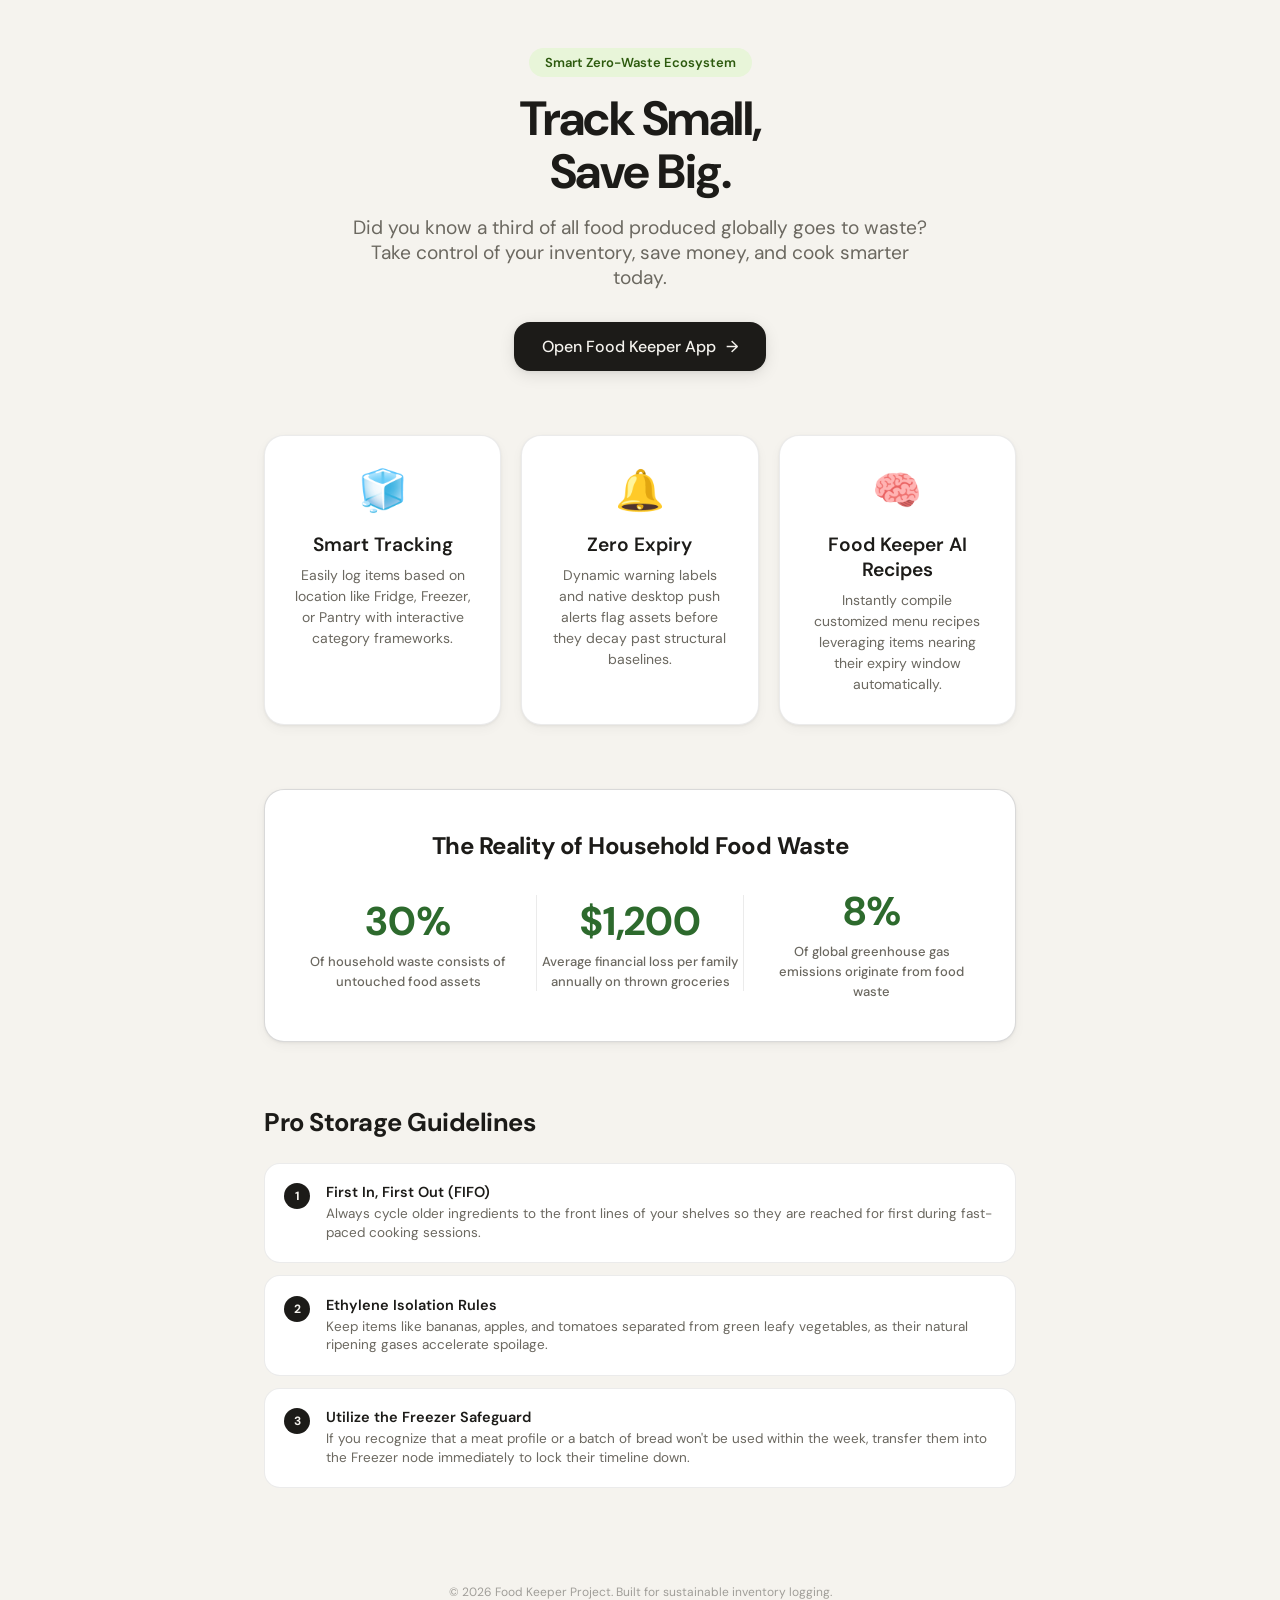
<file: front.html>
<!DOCTYPE html>
<html lang="en">
<head>
  <meta charset="UTF-8" />
  <meta name="viewport" content="width=device-width, initial-scale=1.0" />
  <title>Food Keeper — Reduce Food Waste</title>
  
  <!-- Typography & Global Style Link -->
  <link rel="preconnect" href="https://fonts.googleapis.com">
  <link href="https://fonts.googleapis.com/css2?family=DM+Sans:wght@300;400;500;600;700&display=swap" rel="stylesheet">
  <link rel="icon" type="image/svg+xml" href="data:image/svg+xml,%3Csvg%20xmlns%3D%27http%3A%2F%2Fwww.w3.org%2F2000%2Fsvg%27%20viewBox%3D%270%200%20100%20100%27%3E%3Ctext%20y%3D%27.9em%27%20font-size%3D%2790%27%3E%F0%9F%8C%BF%3C%2Ftext%3E%3C%2Fsvg%3E">
  <link rel="stylesheet" href="style.css">
  
  <style>
    /* Dedicated Landing Page Overrides to keep things looking slick */
    .landing-wrapper {
      max-width: 800px;
      margin: 0 auto;
      padding: 3rem 1.5rem;
    }

    .hero-section {
      text-align: center;
      margin-bottom: 4rem;
    }

    .hero-badge {
      background: var(--accent-light);
      color: var(--green-text);
      padding: 6px 16px;
      border-radius: 30px;
      font-size: 13px;
      font-weight: 600;
      display: inline-block;
      margin-bottom: 1rem;
    }

    .hero-section h1 {
      font-size: 3rem;
      font-weight: 700;
      letter-spacing: -1.5px;
      line-height: 1.1;
      margin-bottom: 1rem;
    }

    .hero-section p {
      color: var(--text2);
      font-size: 1.2rem;
      max-width: 580px;
      margin: 0 auto 2rem auto;
    }

    .cta-btn-lg {
      display: inline-flex;
      align-items: center;
      gap: 10px;
      background: var(--text);
      color: var(--bg);
      text-decoration: none;
      padding: 14px 28px;
      border-radius: var(--radius-lg);
      font-weight: 500;
      font-size: 16px;
      box-shadow: var(--shadow-md);
      transition: transform 0.2s, opacity 0.15s;
    }

    .cta-btn-lg:hover {
      transform: translateY(-2px);
      opacity: 0.9;
    }

    /* Infographic Grid Layouts */
    .info-grid {
      display: grid;
      grid-template-columns: repeat(3, 1fr);
      gap: 20px;
      margin-bottom: 4rem;
    }

    @media (max-width: 768px) {
      .info-grid { grid-template-columns: 1fr; }
      .hero-section h1 { font-size: 2.2rem; }
    }

    .info-card {
      background: var(--surface);
      border: 1px solid var(--border);
      border-radius: var(--radius-xl);
      padding: 1.8rem;
      box-shadow: var(--shadow);
      text-align: center;
    }

    .info-card .icon {
      font-size: 2.5rem;
      margin-bottom: 1rem;
      display: block;
    }

    .info-card h3 {
      font-size: 1.2rem;
      margin-bottom: 0.5rem;
      font-weight: 600;
    }

    .info-card p {
      font-size: 14px;
      color: var(--text2);
      line-height: 1.5;
    }

    /* Statistics Showcase Section */
    .stats-banner {
      background: var(--surface);
      border: 1px solid var(--border2);
      border-radius: var(--radius-xl);
      padding: 2.5rem;
      margin-bottom: 4rem;
      box-shadow: var(--shadow);
    }

    .stats-banner h2 {
      font-size: 1.5rem;
      margin-bottom: 1.5rem;
      text-align: center;
      letter-spacing: -0.5px;
    }

    .stat-row {
      display: flex;
      justify-content: space-around;
      align-items: center;
      flex-wrap: wrap;
      gap: 24px;
    }

    .stat-box {
      text-align: center;
      flex: 1;
      min-width: 140px;
    }

    .stat-box .num {
      font-size: 2.5rem;
      font-weight: 700;
      color: var(--accent);
      display: block;
      margin-bottom: 4px;
    }

    .stat-box .label {
      font-size: 13px;
      color: var(--text2);
      font-weight: 500;
    }

    /* Guide / Tips Layout */
    .tips-section {
      margin-bottom: 4rem;
    }

    .tips-section h2 {
      font-size: 1.6rem;
      margin-bottom: 1.5rem;
      letter-spacing: -0.5px;
    }

    .tip-item {
      display: flex;
      gap: 16px;
      background: var(--surface);
      border: 1px solid var(--border);
      padding: 1.2rem;
      border-radius: var(--radius-lg);
      margin-bottom: 12px;
      align-items: flex-start;
    }

    .tip-num {
      background: var(--text);
      color: var(--bg);
      width: 26px;
      height: 26px;
      border-radius: 50%;
      display: flex;
      align-items: center;
      justify-content: center;
      font-size: 12px;
      font-weight: bold;
      flex-shrink: 0;
    }

    .tip-content h4 {
      font-size: 14.5px;
      margin-bottom: 4px;
      font-weight: 600;
    }

    .tip-content p {
      font-size: 13.5px;
      color: var(--text2);
      line-height: 1.4;
    }
  </style>
</head>
<body>

  <div class="landing-wrapper">
    
    <!-- ── HERO BANNER SECTION ── -->
    <header class="hero-section">
      <span class="hero-badge">Smart Zero-Waste Ecosystem</span>
      <h1>Track Small, <br>Save Big.</h1>
      <p>Did you know a third of all food produced globally goes to waste? Take control of your inventory, save money, and cook smarter today.</p>
      <a href="./index.html" class="cta-btn-lg">
        Open Food Keeper App <span>→</span>
      </a>
    </header>

    <!-- ── CORE MISSION VALUE CARDS ── -->
    <section class="info-grid">
      <div class="info-card">
        <span class="icon">🧊</span>
        <h3>Smart Tracking</h3>
        <p>Easily log items based on location like Fridge, Freezer, or Pantry with interactive category frameworks.</p>
      </div>
      <div class="info-card">
        <span class="icon">🔔</span>
        <h3>Zero Expiry</h3>
        <p>Dynamic warning labels and native desktop push alerts flag assets before they decay past structural baselines.</p>
      </div>
      <div class="info-card">
        <span class="icon">🧠</span>
        <h3>Food Keeper AI Recipes</h3>
        <p>Instantly compile customized menu recipes leveraging items nearing their expiry window automatically.</p>
      </div>
    </section>

    <!-- ── ANALYTICAL STATISTICS TRACKER ── -->
    <section class="stats-banner">
      <h2>The Reality of Household Food Waste</h2>
      <div class="stat-row">
        <div class="stat-box">
          <span class="num">30%</span>
          <span class="label">Of household waste consists of untouched food assets</span>
        </div>
        <div class="stat-box" style="border-left: 1px solid var(--border); border-right: 1px solid var(--border);">
          <span class="num">$1,200</span>
          <span class="label">Average financial loss per family annually on thrown groceries</span>
        </div>
        <div class="stat-box">
          <span class="num">8%</span>
          <span class="label">Of global greenhouse gas emissions originate from food waste</span>
        </div>
      </div>
    </section>

    <!-- ── ACTIONABLE RECOVERY MANAGEMENT TIPS ── -->
    <section class="tips-section">
      <h2>Pro Storage Guidelines</h2>
      
      <div class="tip-item">
        <div class="tip-num">1</div>
        <div class="tip-content">
          <h4>First In, First Out (FIFO)</h4>
          <p>Always cycle older ingredients to the front lines of your shelves so they are reached for first during fast-paced cooking sessions.</p>
        </div>
      </div>

      <div class="tip-item">
        <div class="tip-num">2</div>
        <div class="tip-content">
          <h4>Ethylene Isolation Rules</h4>
          <p>Keep items like bananas, apples, and tomatoes separated from green leafy vegetables, as their natural ripening gases accelerate spoilage.</p>
        </div>
      </div>

      <div class="tip-item">
        <div class="tip-num">3</div>
        <div class="tip-content">
          <h4>Utilize the Freezer Safeguard</h4>
          <p>If you recognize that a meat profile or a batch of bread won't be used within the week, transfer them into the Freezer node immediately to lock their timeline down.</p>
        </div>
      </div>
    </section>

    <!-- ── FOOTER SIGN-OFF ── -->
    <footer style="text-align: center; color: var(--text3); font-size: 12px; margin-top: 6rem;">
      <p>© 2026 Food Keeper Project. Built for sustainable inventory logging.</p>
    </footer>

  </div>

</body>
</html>
</file>
<file: style.css>
/* ── SYSTEM COLOR VARIANTS & ROOT SETTINGS ── */
*, *::before, *::after { 
  box-sizing: border-box; 
  margin: 0; 
  padding: 0; 
}

:root {
  --bg: #f5f3ee; 
  --surface: #ffffff; 
  --surface2: #eceae3; 
  --surface3: #e2dfd7;
  --border: rgba(0,0,0,0.08); 
  --border2: rgba(0,0,0,0.15);
  --text: #1c1b18; 
  --text2: #6b6860; 
  --text3: #a09e99;
  
  --green-bg: #e8f5d9; 
  --green-text: #2d5a0e; 
  --green-border: #b8dca0;
  
  --amber-bg: #fef3d8; 
  --amber-text: #754400; 
  --amber-border: #f5d078;
  
  --red-bg: #fde8e8;   
  --red-text: #911f1f;   
  --red-border: #f0a0a0;
  
  --blue-bg: #e8f0fe;  
  --blue-text: #1a4ac0;  
  --blue-border: #99b4f8;
  
  --accent: #2d6a2d; 
  --accent-light: #e8f5d9;
  
  --radius: 10px; 
  --radius-lg: 16px; 
  --radius-xl: 20px;
  
  --font: 'DM Sans', sans-serif; 
  --font-mono: 'DM Mono', monospace;
  --shadow: 0 1px 3px rgba(0,0,0,0.06), 0 4px 12px rgba(0,0,0,0.04);
  --shadow-md: 0 4px 16px rgba(0,0,0,0.10), 0 1px 4px rgba(0,0,0,0.06);
}

@media (prefers-color-scheme: dark) {
  :root {
    --bg: #171715; 
    --surface: #212120; 
    --surface2: #2a2a28; 
    --surface3: #333330;
    --border: rgba(255,255,255,0.08); 
    --border2: rgba(255,255,255,0.15);
    --text: #f0ede6; 
    --text2: #9a9890; 
    --text3: #635f5a;
    
    --green-bg: #162c07; 
    --green-text: #9fd070; 
    --green-border: #2d5a0e;
    
    --amber-bg: #2e1d00; 
    --amber-text: #f5c96a; 
    --amber-border: #7a4800;
    
    --red-bg: #2e0d0d;   
    --red-text: #f0a0a0;   
    --red-border: #911f1f;
    
    --blue-bg: #0d1e40;  
    --blue-text: #99b4f8;  
    --blue-border: #1a4ac0;
    
    --accent: #6bbb3e; 
    --accent-light: #162c07;
    
    --shadow: 0 1px 3px rgba(0,0,0,0.3), 0 4px 12px rgba(0,0,0,0.2);
    --shadow-md: 0 4px 16px rgba(0,0,0,0.4), 0 1px 4px rgba(0,0,0,0.2);
  }
}

/* ── BASE INTERFACE ELEMENTS ── */
body {
  background: var(--bg); 
  color: var(--text);
  font-family: var(--font); 
  min-height: 100vh; 
  font-size: 15px;
}

::-webkit-scrollbar { 
  width: 6px; 
}
::-webkit-scrollbar-track { 
  background: transparent; 
}
::-webkit-scrollbar-thumb { 
  background: var(--surface3); 
  border-radius: 3px; 
}

/* ── AUTHENTICATION COMPONENT GRAPHICS ── */
.auth-screen {
  min-height: 100vh;
  display: flex;
  align-items: center;
  justify-content: center;
  padding: 1rem;
}

.auth-card {
  background: var(--surface);
  border: 1px solid var(--border2);
  border-radius: var(--radius-xl);
  padding: 2.2rem;
  width: 100%;
  max-width: 380px;
  box-shadow: var(--shadow-md);
}

.back-link {
  background: none; 
  border: none; 
  color: var(--text3); 
  cursor: pointer; 
  font-size: 13px;
  text-decoration: none;
}
.back-link:hover {
  color: var(--text2);
}

.auth-logo {
  text-align: center;
  margin-bottom: 1.8rem;
}

.auth-logo-icon {
  font-size: 44px;
  display: block;
  margin-bottom: 10px;
}

.auth-logo h1 {
  font-size: 22px;
  font-weight: 600;
  letter-spacing: -0.3px;
}

.auth-logo p {
  font-size: 13px;
  color: var(--text2);
  margin-top: 5px;
}

.auth-tabs {
  display: flex;
  border: 1px solid var(--border);
  border-radius: var(--radius);
  overflow: hidden;
  margin-bottom: 1.5rem;
}

.auth-tab {
  flex: 1;
  padding: 9px;
  font-size: 13px;
  font-family: var(--font);
  border: none;
  background: transparent;
  cursor: pointer;
  color: var(--text2);
  transition: all 0.15s;
}

.auth-tab.active {
  background: var(--text);
  color: var(--bg);
  font-weight: 500;
}

.form-field {
  margin-bottom: 14px;
}

.form-label {
  font-size: 12px;
  color: var(--text2);
  margin-bottom: 5px;
  display: block;
  font-weight: 500;
  letter-spacing: 0.02em;
}

.form-input {
  width: 100%;
  padding: 10px 12px;
  border: 1px solid var(--border);
  border-radius: var(--radius);
  background: var(--bg);
  color: var(--text);
  font-size: 14px;
  font-family: var(--font);
  outline: none;
  transition: border-color 0.15s;
}
.form-input:focus {
  border-color: var(--accent);
}

.btn-primary {
  width: 100%;
  padding: 11px;
  background: var(--text);
  color: var(--bg);
  border: none;
  border-radius: var(--radius);
  font-size: 14px;
  font-weight: 500;
  font-family: var(--font);
  cursor: pointer;
  transition: opacity 0.15s;
  margin-top: 4px;
}
.btn-primary:hover {
  opacity: 0.85;
}
.btn-primary:disabled {
  opacity: 0.5;
  cursor: not-allowed;
}

.link-btn {
  background: none;
  border: none;
  color: var(--text2);
  font-size: 12px;
  cursor: pointer;
  font-family: var(--font);
}
.link-btn:hover {
  text-decoration: underline;
}

.auth-error {
  font-size: 13px;
  color: var(--red-text);
  background: var(--red-bg);
  border: 1px solid var(--red-border);
  border-radius: var(--radius);
  padding: 9px 12px;
  margin-bottom: 12px;
  display: none;
}
.auth-error.show { display: block; }

.auth-success {
  font-size: 13px;
  color: var(--green-text);
  background: var(--green-bg);
  border: 1px solid var(--green-border);
  border-radius: var(--radius);
  padding: 9px 12px;
  margin-bottom: 12px;
  display: none;
}
.auth-success.show { display: block; }


/* ── SHELL MASTER CORE HEADER ── */
.header {
  background: var(--surface);
  border-bottom: 1px solid var(--border);
  padding: 0.9rem 1.5rem;
  position: sticky;
  top: 0;
  z-index: 20;
  backdrop-filter: blur(10px);
}

.header-inner {
  max-width: 1200px; /* EXPANDED FOR LAPTOPS */
  margin: 0 auto;
  display: flex;
  justify-content: space-between;
  align-items: center;
}

.logo {
  display: flex;
  align-items: center;
  gap: 9px;
}

.logo-icon { font-size: 24px; }

.logo h1 {
  font-size: 17px;
  font-weight: 600;
  letter-spacing: -0.2px;
}

.header-right {
  display: flex;
  align-items: center;
  gap: 12px;
}

.user-email {
  font-size: 12px;
  color: var(--text2);
  max-width: 160px;
  overflow: hidden;
  text-overflow: ellipsis;
  white-space: nowrap;
}

.icon-btn {
  width: 34px;
  height: 34px;
  border-radius: 50%;
  border: 1px solid var(--border);
  background: transparent;
  cursor: pointer;
  color: var(--text2);
  display: flex;
  align-items: center;
  justify-content: center;
  font-size: 15px;
  transition: all 0.15s;
  font-family: var(--font);
}
.icon-btn:hover {
  background: var(--surface2);
  border-color: var(--border2);
}

.logout-btn {
  font-size: 12px;
  padding: 6px 14px;
  border-radius: 20px;
  border: 1px solid var(--border2);
  background: transparent;
  cursor: pointer;
  color: var(--text2);
  font-family: var(--font);
  transition: background 0.15s;
}
.logout-btn:hover {
  background: var(--surface2);
}


/* ── NAVIGATION ELEMENT SYSTEMS ── */
.nav-tabs {
  background: var(--surface);
  border-bottom: 1px solid var(--border);
  padding: 0 1.5rem;
  display: flex;
  gap: 0;
  overflow-x: auto;
}
.nav-tabs::-webkit-scrollbar { height: 0; }

.nav-tab-wrap {
  max-width: 1200px; /* EXPANDED FOR LAPTOPS */
  margin: 0 auto;
  display: flex;
  width: 100%;
}

.nav-tab {
  padding: 12px 18px;
  font-size: 13px;
  font-weight: 500;
  color: var(--text2);
  border: none;
  background: transparent;
  cursor: pointer;
  font-family: var(--font);
  border-bottom: 2px solid transparent;
  transition: all 0.15s;
  white-space: nowrap;
}
.nav-tab.active {
  color: var(--accent);
  border-bottom-color: var(--accent);
}
.nav-tab:hover:not(.active) {
  color: var(--text);
}


/* ── MAIN CONTENT CONTAINERS ── */
.main {
  max-width: 1200px; /* EXPANDED FOR LAPTOPS */
  margin: 0 auto;
  padding: 1.4rem 1.5rem;
}

.view-section {
  animation: fadeIn 0.2s ease-out forwards;
}

@keyframes fadeIn {
  from { opacity: 0; transform: translateY(4px); }
  to { opacity: 1; transform: translateY(0); }
}


/* ── DASHBOARD STATISTICS GRAPHICS ── */
.stats {
  display: grid;
  grid-template-columns: repeat(4, 1fr);
  gap: 12px;
  margin-bottom: 1.5rem;
}
/* RESPONSIVE STATS FOR TABLETS AND PHONES */
@media (max-width: 768px) {
  .stats { grid-template-columns: repeat(2, 1fr); }
}

.stat {
  background: var(--surface);
  border: 1px solid var(--border);
  border-radius: var(--radius-lg);
  padding: 1rem 1.1rem;
  box-shadow: var(--shadow);
}

.stat-label {
  font-size: 11px;
  color: var(--text2);
  font-weight: 500;
  letter-spacing: 0.04em;
  text-transform: uppercase;
  margin-bottom: 6px;
}

.stat-value {
  font-size: 26px;
  font-weight: 600;
  letter-spacing: -1px;
  font-family: var(--font-mono);
}
.stat-value.red { color: var(--red-text); }
.stat-value.amber { color: var(--amber-text); }
.stat-value.green { color: var(--green-text); }
.stat-value.blue { color: var(--blue-text); }


/* ── TOOLBARS & DYNAMIC FILTERS ── */
.toolbar {
  display: flex;
  align-items: center;
  gap: 8px;
  margin-bottom: 1.2rem;
  flex-wrap: wrap;
}

.search-bar {
  flex: 1;
  min-width: 160px;
  padding: 9px 12px;
  border: 1px solid var(--border);
  border-radius: var(--radius);
  background: var(--surface);
  color: var(--text);
  font-size: 14px;
  font-family: var(--font);
  outline: none;
}
.search-bar:focus {
  border-color: var(--border2);
}

.filter-dropdown {
  padding: 9px 12px;
  border: 1px solid var(--border);
  border-radius: var(--radius);
  background: var(--surface);
  color: var(--text);
  font-size: 13px;
  font-family: var(--font);
  cursor: pointer;
  outline: none;
}


/* ── ACTION INTERFACE SYSTEM BUTTONS ── */
.action-btn {
  padding: 9px 15px;
  border-radius: var(--radius);
  font-size: 13px;
  font-weight: 500;
  cursor: pointer;
  font-family: var(--font);
  border: 1px solid transparent;
  display: inline-flex;
  align-items: center;
  gap: 6px;
  transition: all 0.1s;
}

.action-btn.primary {
  background: var(--text);
  color: var(--bg);
}
.action-btn.primary:hover { opacity: 0.9; }

.action-btn.secondary {
  background: var(--surface);
  border-color: var(--border);
  color: var(--text2);
}
.action-btn.secondary:hover {
  background: var(--surface2);
  color: var(--text);
}
.action-btn.secondary.active {
  background: var(--text);
  color: var(--bg);
  border-color: var(--text);
}


/* ── MASTER INVENTORY CARDS & RENDERING STRUCTURES ── */
.section-label {
  font-size: 12px;
  font-weight: 600;
  color: var(--text2);
  text-transform: uppercase;
  letter-spacing: 0.05em;
  margin: 1.5rem 0 0.6rem 0;
}

/* RESPONSIVE FOOD GRID FOR DESKTOP/LAPTOPS */
.food-list {
  display: flex;
  flex-direction: column;
  gap: 8px;
}
@media (min-width: 768px) {
  .food-list {
    display: grid;
    grid-template-columns: repeat(auto-fill, minmax(340px, 1fr));
    gap: 12px;
  }
}

.food-card {
  background: var(--surface);
  border: 1px solid var(--border);
  border-radius: var(--radius-lg);
  padding: 11px 14px;
  display: flex;
  align-items: center;
  gap: 12px;
  box-shadow: var(--shadow);
  position: relative;
  transition: all 0.15s ease;
}

.food-card:hover {
  border-color: var(--border2);
}

/* Bulk Selection Visual Matrix overrides */
.food-select {
  width: 0;
  height: 20px;
  display: flex;
  align-items: center;
  justify-content: center;
  border-radius: 50%;
  background: var(--accent);
  color: white;
  font-size: 11px;
  font-weight: bold;
  overflow: hidden;
  transition: width 0.2s ease, margin 0.2s ease;
}

body.bulk-active .food-card { cursor: pointer; }
body.bulk-active .food-select {
  width: 20px;
  margin-right: 2px;
  border: 1px solid var(--border2);
  background: transparent;
  color: transparent;
}
body.bulk-active .food-card.selected .food-select {
  background: var(--accent);
  border-color: var(--accent);
  color: white;
}

.food-emoji {
  font-size: 26px;
  width: 38px;
  height: 38px;
  background: var(--bg);
  border-radius: var(--radius);
  display: flex;
  align-items: center;
  justify-content: center;
  flex-shrink: 0;
}

.food-info {
  flex: 1;
  min-width: 0;
}

.food-name-row {
  display: flex;
  align-items: center;
  gap: 8px;
}

.food-name {
  font-weight: 500;
  color: var(--text);
  font-size: 14.5px;
  white-space: nowrap;
  overflow: hidden;
  text-overflow: ellipsis;
}

.food-qty {
  font-size: 11px;
  background: var(--surface2);
  color: var(--text2);
  padding: 2px 7px;
  border-radius: 20px;
  font-weight: 500;
  flex-shrink: 0;
}

.food-meta {
  font-size: 12px;
  color: var(--text2);
  margin-top: 3px;
  display: flex;
  align-items: center;
  gap: 6px;
}
.food-meta .dot { color: var(--text3); }

.food-note {
  font-size: 12px;
  color: var(--text2);
  background: var(--bg);
  padding: 4px 8px;
  border-radius: 6px;
  margin-top: 5px;
  display: inline-block;
  max-width: 100%;
  white-space: nowrap;
  overflow: hidden;
  text-overflow: ellipsis;
}

.card-badge-wrap {
  display: flex;
  flex-direction: column;
  align-items: flex-end;
  gap: 6px;
}

.badge {
  font-size: 11px;
  font-weight: 600;
  padding: 3px 9px;
  border-radius: 20px;
  letter-spacing: 0.02em;
}
.badge-red { background: var(--red-bg); color: var(--red-text); border: 1px solid var(--red-border); }
.badge-amber { background: var(--amber-bg); color: var(--amber-text); border: 1px solid var(--amber-border); }
.badge-green { background: var(--green-bg); color: var(--green-text); border: 1px solid var(--green-border); }


/* ── CONTEXTUAL CARD ACTIONS OVERLAYS ── */
.card-actions {
  display: flex;
  gap: 4px;
  opacity: 0;
  transition: opacity 0.15s ease;
}
.food-card:hover .card-actions {
  opacity: 1;
}
@media (max-width: 768px) {
  /* On touch devices, keep actions visible */
  .card-actions { opacity: 1; }
}
body.bulk-active .card-actions {
  display: none !important;
}

.card-actions .action-btn {
  width: 28px;
  height: 28px;
  padding: 0;
  border-radius: 50%;
  font-size: 12px;
  justify-content: center;
}
.card-actions .action-btn.check:hover { background: var(--green-bg); border-color: var(--green-border); color: var(--green-text); }
.card-actions .action-btn.trash:hover { background: var(--red-bg); border-color: var(--red-border); color: var(--red-text); }


/* ── BULK DOCK Action Panel ── */
.bulk-bar {
  background: var(--surface);
  border: 1px solid var(--accent);
  padding: 12px 16px;
  border-radius: var(--radius-lg);
  display: flex;
  justify-content: space-between;
  align-items: center;
  margin-bottom: 1rem;
  box-shadow: var(--shadow-md);
  font-size: 13.5px;
  font-weight: 500;
  flex-wrap: wrap;
  gap: 10px;
}

.bulk-btn {
  padding: 6px 12px;
  border-radius: var(--radius);
  font-size: 12px;
  font-family: var(--font);
  font-weight: 500;
  border: none;
  cursor: pointer;
}
.bulk-btn.success { background: var(--green-bg); color: var(--green-text); }
.bulk-btn.danger { background: var(--red-bg); color: var(--red-text); }
.bulk-btn.secondary { background: var(--surface2); color: var(--text2); }
.bulk-btn:hover { opacity: 0.85; }


/* ── VIEW COMPONENT: SHOPPING MATRIX ── */
.shop-item {
  background: var(--surface);
  border-bottom: 1px solid var(--border);
  padding: 12px 6px;
  display: flex;
  align-items: center;
  gap: 12px;
}

.shop-check {
  width: 20px;
  height: 20px;
  border: 1px solid var(--border2);
  border-radius: 50%;
  cursor: pointer;
  display: flex;
  align-items: center;
  justify-content: center;
  font-size: 11px;
  font-weight: bold;
  color: transparent;
  transition: all 0.1s;
}
.shop-check.checked {
  background: var(--text);
  border-color: var(--text);
  color: var(--bg);
}

.shop-name {
  flex: 1;
  font-size: 14.5px;
}
.shop-name.done {
  color: var(--text3);
  text-decoration: line-through;
}

.shop-del {
  background: none;
  border: none;
  color: var(--text3);
  cursor: pointer;
  padding: 4px;
  font-size: 13px;
}
.shop-del:hover { color: var(--red-text); }

.shop-add-row {
  display: flex;
  gap: 8px;
  margin-top: 14px;
}

.shop-add-input {
  flex: 1;
  padding: 10px 12px;
  border: 1px solid var(--border);
  border-radius: var(--radius);
  background: var(--surface);
  color: var(--text);
  font-size: 14px;
  font-family: var(--font);
  outline: none;
}

.shop-add-btn {
  padding: 0 16px;
  background: var(--text);
  color: var(--bg);
  border: none;
  border-radius: var(--radius);
  font-family: var(--font);
  font-size: 13px;
  font-weight: 500;
  cursor: pointer;
}

.ghost-btn {
  border: 1px solid var(--border);
  background: var(--surface);
  color: var(--text2);
  padding: 9px 12px;
  border-radius: var(--radius);
  font-size: 13px;
  font-family: var(--font);
  cursor: pointer;
  display: inline-flex;
  align-items: center;
  gap: 6px;
}
.ghost-btn:hover {
  background: var(--surface2);
  color: var(--text);
}


/* ── VIEW COMPONENT: HISTORICAL WASTE TRACKER ── */
.waste-stat-grid {
  display: grid;
  grid-template-columns: 1fr 1fr;
  gap: 12px;
}
@media (max-width: 480px) {
  .waste-stat-grid { grid-template-columns: 1fr; }
}

.waste-stat-card {
  background: var(--surface);
  border: 1px solid var(--border);
  border-radius: var(--radius-lg);
  padding: 1.2rem;
  text-align: center;
  box-shadow: var(--shadow);
}
.waste-stat-card h3 {
  font-size: 12px;
  color: var(--text2);
  text-transform: uppercase;
  letter-spacing: 0.04em;
  margin-bottom: 6px;
}
.waste-stat-card .num {
  font-size: 32px;
  font-weight: 600;
  font-family: var(--font-mono);
}

.waste-item {
  background: var(--surface);
  border: 1px solid var(--border);
  border-radius: var(--radius-lg);
  padding: 11px 14px;
  display: flex;
  align-items: center;
  gap: 12px;
  margin-bottom: 6px;
}

.waste-emoji { font-size: 20px; }
.waste-name { flex: 1; font-size: 14px; font-weight: 500; }
.waste-item-date { font-size: 12px; color: var(--text3); }


/* ── RECURSIVE DISCOVER TAB ARCHITECTURE ── */
.discover-hero-banner {
  background: linear-gradient(135deg, #f6f9fc 0%, #eef2f7 100%);
  border: 1px dashed #cbd5e1;
  padding: 20px;
  border-radius: 12px;
  display: flex;
  align-items: center;
  gap: 20px;
  margin-bottom: 24px;
}
@media (prefers-color-scheme: dark) {
  .discover-hero-banner {
    background: linear-gradient(135deg, #1e293b 0%, #0f172a 100%);
    border-color: #334155;
  }
}

.discover-hero-banner h3 {
  margin: 0 0 4px 0;
  color: var(--text);
  font-size: 1.15rem;
}

.discover-hero-banner p {
  margin: 0;
  color: var(--text2);
  font-size: 0.88rem;
  line-height: 1.4;
}

/* AI Generated Recipes Markup Styling Mapping */
.ai-generated-html h3 {
  font-size: 1.15rem;
  margin: 20px 0 10px 0;
  color: var(--accent);
  display: flex;
  align-items: center;
  gap: 6px;
}
.ai-generated-html h3:first-of-type { margin-top: 0; }

.ai-generated-html ul, .ai-generated-html ol {
  margin: 10px 0 16px 20px;
  padding: 0;
}

.ai-generated-html li {
  margin-bottom: 6px;
  font-size: 0.92rem;
  color: var(--text);
}


/* ── GLOBAL MODALS & SETTINGS PANELS OVERLAYS ── */
.overlay {
  position: fixed;
  top: 0; left: 0; right: 0; bottom: 0;
  background: rgba(0,0,0,0.2);
  backdrop-filter: blur(3px);
  z-index: 100;
  display: flex;
  align-items: center;
  justify-content: center;
  opacity: 0;
  pointer-events: none;
  transition: opacity 0.2s ease;
}
@media (prefers-color-scheme: dark) {
  .overlay { background: rgba(0,0,0,0.5); }
}
.overlay.open {
  opacity: 1;
  pointer-events: auto;
}

.modal {
  background: var(--surface);
  border: 1px solid var(--border2);
  border-radius: var(--radius-xl);
  width: 100%;
  max-width: 440px;
  box-shadow: var(--shadow-md);
  transform: translateY(10px);
  transition: transform 0.2s ease;
}
.overlay.open .modal {
  transform: translateY(0);
}

.modal-header {
  padding: 1.2rem 1.4rem;
  border-bottom: 1px solid var(--border);
  display: flex;
  justify-content: space-between;
  align-items: center;
}
.modal-header h2 { font-size: 16px; font-weight: 600; }

.modal-close {
  background: none;
  border: none;
  font-size: 16px;
  cursor: pointer;
  color: var(--text3);
}
.modal-close:hover { color: var(--text); }

.modal-body {
  padding: 1.4rem;
}

/* Inline Dynamic Grid Picker Asset Selector */
.emoji-picker {
  display: grid;
  grid-template-columns: repeat(6, 1fr);
  gap: 6px;
  max-height: 110px;
  overflow-y: auto;
  border: 1px solid var(--border);
  padding: 8px;
  border-radius: var(--radius);
  background: var(--bg);
}

.emoji-opt {
  font-size: 22px;
  text-align: center;
  padding: 4px 0;
  cursor: pointer;
  border-radius: 6px;
  transition: background 0.1s;
}
.emoji-opt:hover { background: var(--surface2); }
.emoji-opt.sel {
  background: var(--surface);
  box-shadow: 0 0 0 1.5px var(--text);
}


/* Slide-Out Parameters Options Configurations Utility Drawer Panel */
.side-panel {
  position: absolute;
  top: 0; right: 0; bottom: 0;
  width: 100%;
  max-width: 340px;
  background: var(--surface);
  border-left: 1px solid var(--border);
  box-shadow: var(--shadow-md);
  display: flex;
  flex-direction: column;
  transform: translateX(100%);
  transition: transform 0.2s cubic-bezier(0.16, 1, 0.3, 1);
}
.overlay.open .side-panel {
  transform: translateX(0);
}

.panel-header {
  padding: 1.2rem 1.4rem;
  border-bottom: 1px solid var(--border);
  display: flex;
  justify-content: space-between;
  align-items: center;
}
.panel-header h2 { font-size: 15px; font-weight: 600; }

.panel-body {
  padding: 1.4rem;
  flex: 1;
  overflow-y: auto;
}

.setting-row {
  display: flex;
  justify-content: space-between;
  align-items: center;
  gap: 16px;
  margin-bottom: 16px;
  padding-bottom: 14px;
  border-bottom: 1px dashed var(--border);
}

.setting-label { font-size: 13.5px; font-weight: 500; color: var(--text); }
.setting-desc { font-size: 11.5px; color: var(--text2); margin-top: 2px; line-height: 1.3; }

/* Custom Form Parameters Asset Toggles */
.toggle {
  width: 40px; height: 22px;
  border-radius: 20px;
  background: var(--surface3);
  border: none; cursor: pointer;
  position: relative;
  transition: background 0.2s;
  flex-shrink: 0;
}
.toggle::after {
  content: '';
  position: absolute;
  top: 2px; left: 2px;
  width: 18px; height: 18px;
  border-radius: 50%;
  background: var(--surface);
  transition: transform 0.2s;
  box-shadow: 0 1px 3px rgba(0,0,0,0.1);
}
.toggle.on { background: var(--accent); }
.toggle.on::after { transform: translateX(18px); }

.notif-days-input {
  width: 54px;
  padding: 6px;
  border: 1px solid var(--border);
  border-radius: 6px;
  background: var(--bg);
  color: var(--text);
  font-family: var(--font-mono);
  font-size: 13px;
  text-align: center;
  outline: none;
}

.export-btn {
  padding: 7px 12px;
  background: var(--surface);
  border: 1px solid var(--border2);
  border-radius: var(--radius);
  font-size: 12px;
  font-weight: 500;
  cursor: pointer;
  color: var(--text2);
  font-family: var(--font);
}
.export-btn:hover {
  background: var(--surface2);
  color: var(--text);
}


/* ── UNIVERSAL EMPTY STATE STATEMENTS ── */
.empty {
  text-align: center;
  padding: 3.5rem 1.5rem;
  background: var(--surface);
  border: 1px dashed var(--border2);
  border-radius: var(--radius-xl);
  box-shadow: var(--shadow);
}

.empty-icon {
  font-size: 36px;
  margin-bottom: 10px;
  opacity: 0.85;
}

.empty p {
  font-size: 13.5px;
  color: var(--text2);
}

.loading {
  text-align: center;
  padding: 2.5rem;
  color: var(--text2);
  font-size: 13.5px;
  font-style: italic;
}

/* Toast Message Node Styling */
.toast {
  position: fixed;
  bottom: 24px;
  left: 50%;
  transform: translateX(-50%);
  background: var(--text);
  color: var(--bg);
  padding: 9px 18px;
  border-radius: 30px;
  font-size: 13px;
  font-weight: 500;
  box-shadow: var(--shadow-md);
  z-index: 1000;
  animation: toastFade 2.4s cubic-bezier(0.16, 1, 0.3, 1) forwards;
  pointer-events: none;
}

@keyframes toastFade {
  0% { opacity: 0; transform: translate(-50%, 10px); }
  10%, 90% { opacity: 1; transform: translate(-50%, 0); }
  100% { opacity: 0; transform: translate(-50%, -10px); }
}

/* Confetti Particle Layer */
.confetti-piece {
  position: fixed;
  width: 8px;
  height: 8px;
  border-radius: 2px;
  z-index: 999;
  pointer-events: none;
  animation: confettiFall 1.5s ease-out forwards;
}

@keyframes confettiFall {
  0% { transform: translateY(0) rotate(0deg); opacity: 1; }
  100% { transform: translateY(60vh) rotate(720deg); opacity: 0; }
}

/* 📱 TAB HAMBURGER MENU (Mobile Only) */
@media (max-width: 600px) {
  .nav-hamburger {
    display: block;
    width: 100%;
    padding: 14px;
    background: var(--surface);
    border: none;
    border-bottom: 1px solid var(--border);
    cursor: pointer;
    text-align: left;
    font-weight: 600;
    color: var(--text);
  }
  .nav-tab-wrap {
    display: none; /* Hidden by default on mobile */
    flex-direction: column;
    width: 100%;
    background: var(--surface);
  }
  .nav-tab-wrap.show {
    display: flex;
  }
  .nav-tab {
    width: 100%;
    text-align: left;
    border-bottom: none;
    border-left: 3px solid transparent;
  }
  .nav-tab.active {
    border-bottom-color: transparent;
    border-left-color: var(--accent);
    background: var(--surface2);
  }
}

@media (min-width: 601px) {
  .nav-hamburger { display: none; }
}

/* ADD TO THE BOTTOM OF YOUR STYLE.CSS */
.receipt-data-table-wrapper table {
  width: 100%;
  border-collapse: collapse;
  margin: 12px 0;
  font-size: 14px;
}

.receipt-data-table-wrapper th {
  text-align: left;
  padding: 8px;
  background: var(--surface2);
  color: var(--text2);
  font-weight: 600;
  border-bottom: 2px solid var(--border2);
}

.receipt-data-table-wrapper td {
  padding: 8px;
  border-bottom: 1px solid var(--border);
  color: var(--text);
}

.receipt-data-table-wrapper tr:last-child td {
  border-bottom: none;
}

.receipt-data-table-wrapper strong {
  color: var(--accent);
  font-size: 1.1rem;
}
</file>
